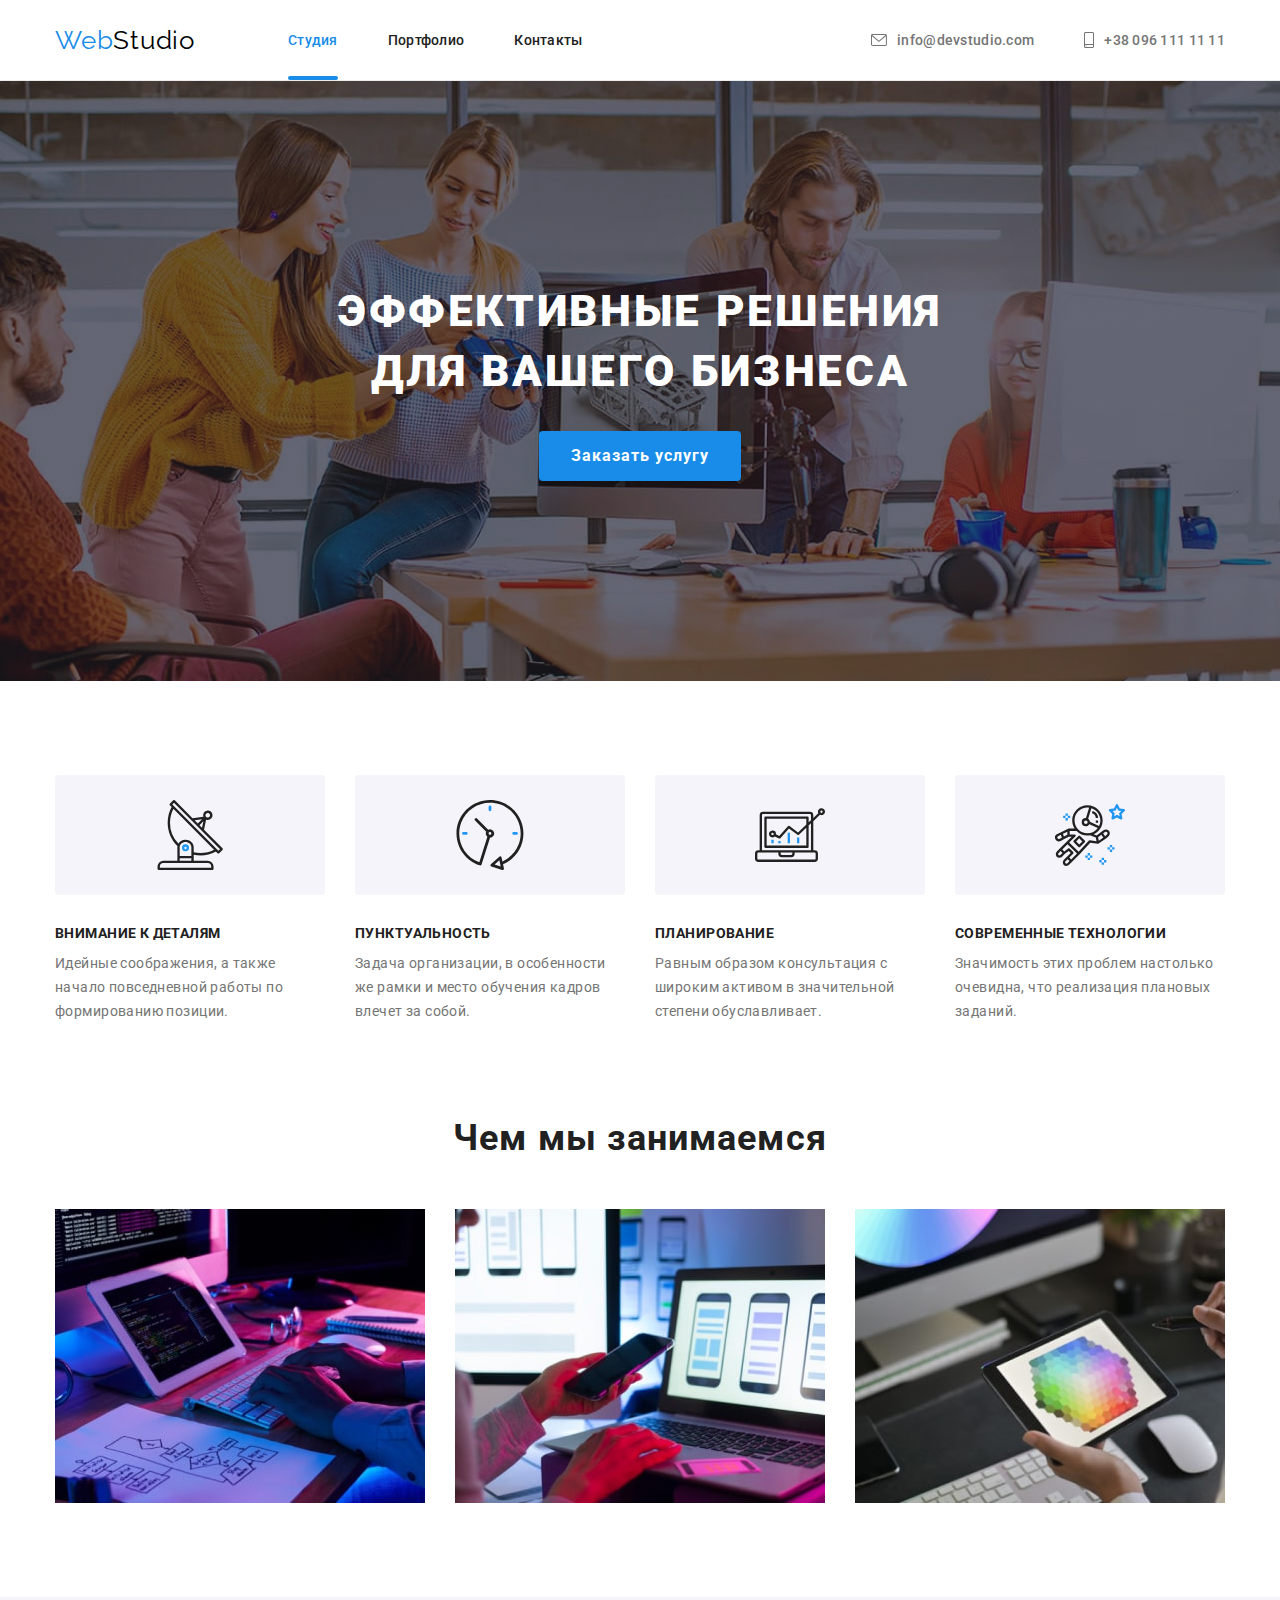
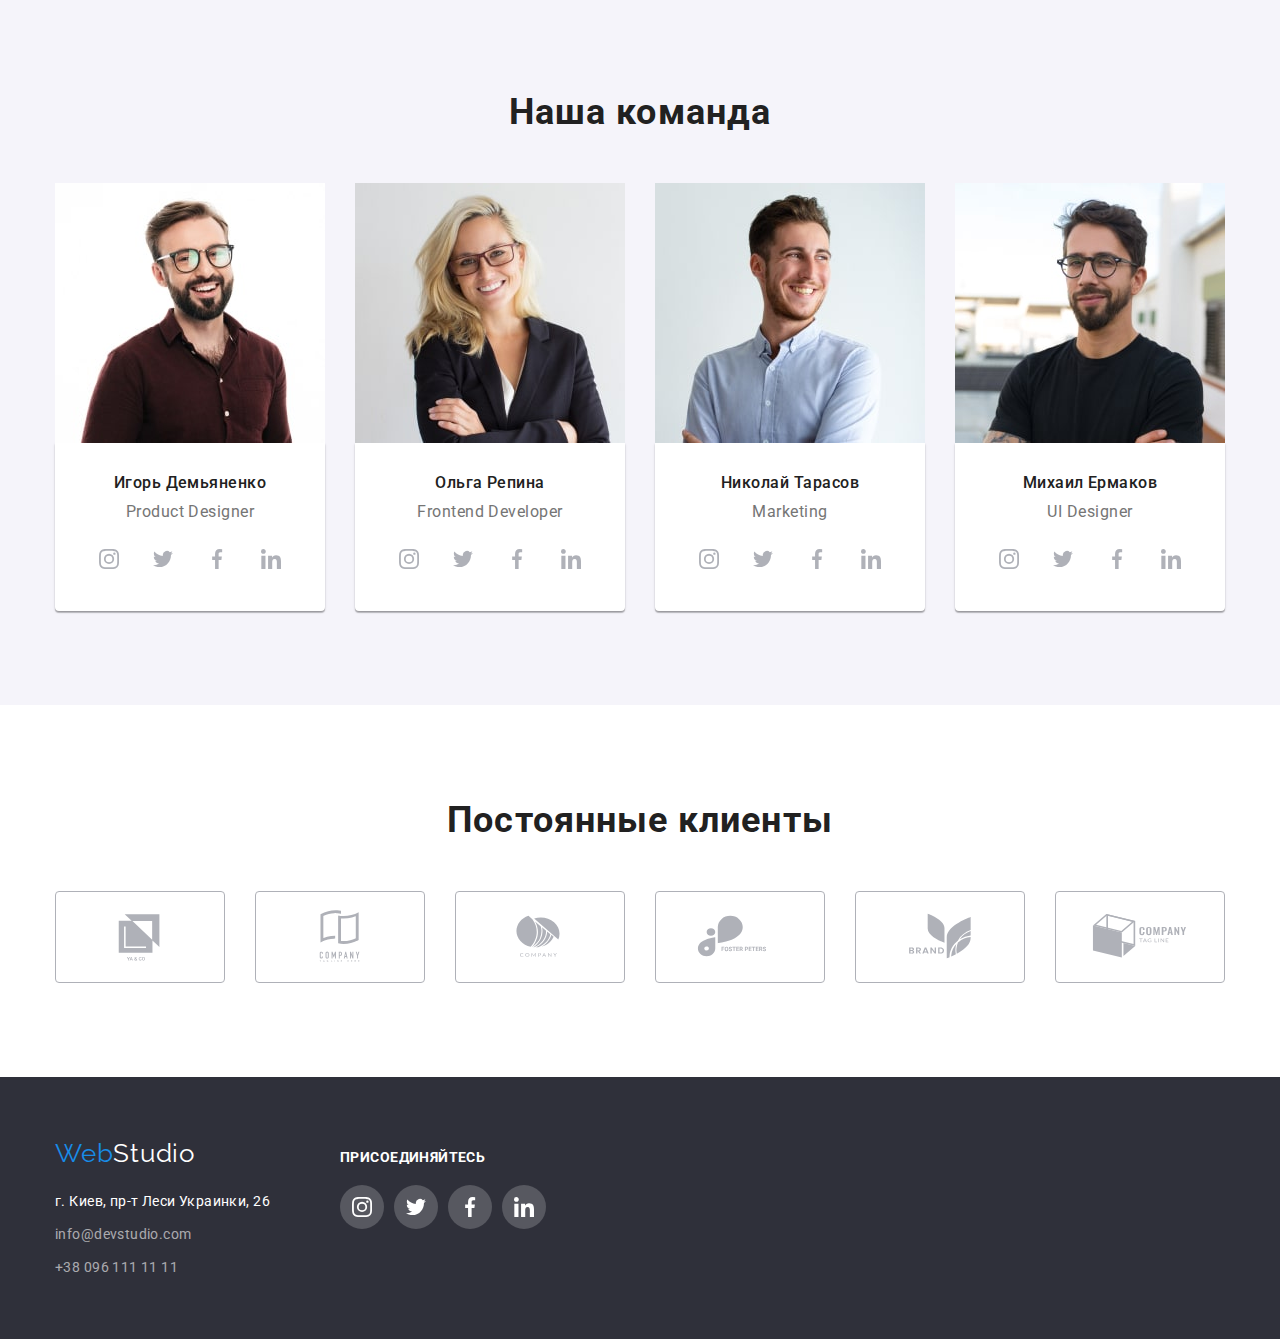
<file: index.html>
<!DOCTYPE html>
<html lang="ru">
    <head>
        <meta charset="UTF-8" />
        <meta http-equiv="X-UA-Compatible" content="IE=edge" />
        <meta name="viewport" content="width=device-width, initial-scale=1.0" />
        <title>WebStudio</title>
        <link rel="preconnect" href="https://fonts.googleapis.com" />
        <link rel="preconnect" href="https://fonts.gstatic.com" crossorigin />
        <link
            href="https://fonts.googleapis.com/css2?family=Raleway:wght@700&family=Roboto:wght@400;500;700;900&display=swap"
            rel="stylesheet"
        />
        <link
            rel="stylesheet"
            href="https://cdnjs.cloudflare.com/ajax/libs/modern-normalize/1.1.0/modern-normalize.min.css"
        />
        <link rel="stylesheet" href="./css/styles.css" />
    </head>
    <body>
        <header class="header">
            <div class="container header-container">
                <nav class="nav">
                    <a href="./index.html" class="logo"
                        >Web<span class="logo-text">Studio</span></a
                    >
                    <ul class="site-nav list">
                        <li class="site-item">
                            <a href="./index.html" class="link active-page"
                                >Студия</a
                            >
                        </li>
                        <li class="site-item">
                            <a href="./portfolio.html" class="link"
                                >Портфолио</a
                            >
                        </li>
                        <li class="site-item">
                            <a href="#contacts" class="link">Контакты</a>
                        </li>
                    </ul>
                </nav>
                <ul class="site-list header-container list">
                    <li class="site-link icon-mail">
                        <a href="mailto:info@devstudio.com" class="header-link">
                            <svg class="site-icon-mail">
                                <use
                                    href="./images/icons/icon-header.svg#icon-envelope"
                                ></use>
                            </svg>
                            info@devstudio.com</a
                        >
                    </li>
                    <li class="site-link">
                        <a href="tel:+380961111111 " class="header-link">
                            <svg class="site-icon-tel">
                                <use
                                    href="./images/icons/icon-header.svg#icon-smartphone"
                                ></use>
                            </svg>
                            +38 096 111 11 11
                        </a>
                    </li>
                </ul>
            </div>
        </header>
        <main>
            <section class="hero">
                <div class="container">
                    <h1 class="hero-title">
                        Эффективные решения для вашего бизнеса
                    </h1>
                    <button data-modal-open type="button" class="hero-btn">
                        Заказать услугу
                    </button>
                </div>
            </section>
            <section class="section">
                <div class="container">
                    <h2 class="visually-hidden">Наши преимущества</h2>
                    <ul class="advantages-list">
                        <li class="advantages-item">
                            <div class="advantages-icon-container">
                                <svg class="advantages-icon">
                                    <use
                                        href="./images/icons/icons.svg#icon-group"
                                    ></use>
                                </svg>
                            </div>
                            <h3 class="advantages-title">Внимание к деталям</h3>
                            <p class="advantages-text">
                                Идейные соображения, а также начало повседневной
                                работы по формированию позиции.
                            </p>
                        </li>
                        <li class="advantages-item">
                            <div class="advantages-icon-container">
                                <svg class="advantages-icon">
                                    <use
                                        href="./images/icons/icons.svg#icon-clock"
                                    ></use>
                                </svg>
                            </div>
                            <h3 class="advantages-title">Пунктуальность</h3>
                            <p class="advantages-text">
                                Задача организации, в особенности же рамки и
                                место обучения кадров влечет за собой.
                            </p>
                        </li>
                        <li class="advantages-item">
                            <div class="advantages-icon-container">
                                <svg class="advantages-icon">
                                    <use
                                        href="./images/icons/icons.svg#icon-diagram"
                                    ></use>
                                </svg>
                            </div>
                            <h3 class="advantages-title">Планирование</h3>
                            <p class="advantages-text">
                                Равным образом консультация с широким активом в
                                значительной степени обуславливает.
                            </p>
                        </li>
                        <li class="advantages-item">
                            <div class="advantages-icon-container">
                                <svg class="advantages-icon">
                                    <use
                                        href="./images/icons/icons.svg#icon-astronaut"
                                    ></use>
                                </svg>
                            </div>
                            <h3 class="advantages-title">
                                Современные технологии
                            </h3>
                            <p class="advantages-text">
                                Значимость этих проблем настолько очевидна, что
                                реализация плановых заданий.
                            </p>
                        </li>
                    </ul>
                </div>
            </section>
            <section class="section about">
                <div class="container">
                    <h2 class="about-title">Чем мы занимаемся</h2>
                    <ul class="about-list">
                        <li class="about-item">
                            <img
                                src="./images/about-img-1-min.jpg"
                                alt="разработчик пишет код"
                                width="370"
                            />
                        </li>
                        <li class="about-item">
                            <img
                                src="./images/about-img-2-min.jpg"
                                alt="дезайнер создает макет"
                                width="370"
                            />
                        </li>
                        <li class="about-item">
                            <img
                                src="./images/about-img-3-min.jpg"
                                alt="дезайнер выбирает цвет"
                                width="370"
                            />
                        </li>
                    </ul>
                </div>
            </section>
            <section class="section team">
                <div class="container">
                    <h2 class="team-title">Наша команда</h2>
                    <ul class="team-list">
                        <li class="team-item">
                            <img
                                src="./images/product-designer-min.jpg"
                                alt="фото сотрудника"
                                width="270"
                            />
                            <div class="team-item-content">
                                <h3 class="team-item-text">Игорь Демьяненко</h3>
                                <p class="team-text">Product Designer</p>
                                <ul class="team-icon-list">
                                    <li class="team-icon-item">
                                        <a href="" class="team-link">
                                            <svg class="team-icon">
                                                <use
                                                    href="./images/icons/icons.svg#icon-instagram"
                                                ></use>
                                            </svg>
                                        </a>
                                    </li>
                                    <li class="team-icon-item">
                                        <a href="" class="team-link">
                                            <svg class="team-icon">
                                                <use
                                                    href="./images/icons/icons.svg#icon-twitter"
                                                ></use>
                                            </svg>
                                        </a>
                                    </li>
                                    <li class="team-icon-item">
                                        <a href="" class="team-link">
                                            <svg class="team-icon">
                                                <use
                                                    href="./images/icons/icons.svg#icon-facebook"
                                                ></use>
                                            </svg>
                                        </a>
                                    </li>
                                    <li class="team-icon-item">
                                        <a href="" class="team-link">
                                            <svg class="team-icon">
                                                <use
                                                    href="./images/icons/icons.svg#icon-linkedin"
                                                ></use>
                                            </svg>
                                        </a>
                                    </li>
                                </ul>
                            </div>
                        </li>
                        <li class="team-item">
                            <img
                                src="./images/frontend-developer-min.jpg"
                                alt="фото сотрудника"
                                width="270"
                            />
                            <div class="team-item-content">
                                <h3 class="team-item-text">Ольга Репина</h3>
                                <p class="team-text">Frontend Developer</p>
                                <ul class="team-icon-list">
                                    <li class="team-icon-item">
                                        <a href="" class="team-link">
                                            <svg class="team-icon">
                                                <use
                                                    href="./images/icons/icons.svg#icon-instagram"
                                                ></use>
                                            </svg>
                                        </a>
                                    </li>
                                    <li class="team-icon-item">
                                        <a href="" class="team-link">
                                            <svg class="team-icon">
                                                <use
                                                    href="./images/icons/icons.svg#icon-twitter"
                                                ></use>
                                            </svg>
                                        </a>
                                    </li>
                                    <li class="team-icon-item">
                                        <a href="" class="team-link">
                                            <svg class="team-icon">
                                                <use
                                                    href="./images/icons/icons.svg#icon-facebook"
                                                ></use>
                                            </svg>
                                        </a>
                                    </li>
                                    <li class="team-icon-item">
                                        <a href="" class="team-link">
                                            <svg class="team-icon">
                                                <use
                                                    href="./images/icons/icons.svg#icon-linkedin"
                                                ></use>
                                            </svg>
                                        </a>
                                    </li>
                                </ul>
                            </div>
                        </li>
                        <li class="team-item">
                            <img
                                src="./images/marketing-min.jpg"
                                alt="фото сотрудника"
                                width="270"
                            />
                            <div class="team-item-content">
                                <h3 class="team-item-text">Николай Тарасов</h3>
                                <p class="team-text">Marketing</p>
                                <ul class="team-icon-list">
                                    <li class="team-icon-item">
                                        <a href="" class="team-link">
                                            <svg class="team-icon">
                                                <use
                                                    href="./images/icons/icons.svg#icon-instagram"
                                                ></use>
                                            </svg>
                                        </a>
                                    </li>
                                    <li class="team-icon-item">
                                        <a href="" class="team-link">
                                            <svg class="team-icon">
                                                <use
                                                    href="./images/icons/icons.svg#icon-twitter"
                                                ></use>
                                            </svg>
                                        </a>
                                    </li>
                                    <li class="team-icon-item">
                                        <a href="" class="team-link">
                                            <svg class="team-icon">
                                                <use
                                                    href="./images/icons/icons.svg#icon-facebook"
                                                ></use>
                                            </svg>
                                        </a>
                                    </li>
                                    <li class="team-icon-item">
                                        <a href="" class="team-link">
                                            <svg class="team-icon">
                                                <use
                                                    href="./images/icons/icons.svg#icon-linkedin"
                                                ></use>
                                            </svg>
                                        </a>
                                    </li>
                                </ul>
                            </div>
                        </li>
                        <li class="team-item">
                            <img
                                src="./images/ui-designer-min.jpg"
                                alt="фото сотрудника"
                                width="270"
                            />
                            <div class="team-item-content">
                                <h3 class="team-item-text">Михаил Ермаков</h3>
                                <p class="team-text">UI Designer</p>
                                <ul class="team-icon-list">
                                    <li class="team-icon-item">
                                        <a href="" class="team-link">
                                            <svg class="team-icon">
                                                <use
                                                    href="./images/icons/icons.svg#icon-instagram"
                                                ></use>
                                            </svg>
                                        </a>
                                    </li>
                                    <li class="team-icon-item">
                                        <a href="" class="team-link">
                                            <svg class="team-icon">
                                                <use
                                                    href="./images/icons/icons.svg#icon-twitter"
                                                ></use>
                                            </svg>
                                        </a>
                                    </li>
                                    <li class="team-icon-item">
                                        <a href="" class="team-link">
                                            <svg class="team-icon">
                                                <use
                                                    href="./images/icons/icons.svg#icon-facebook"
                                                ></use>
                                            </svg>
                                        </a>
                                    </li>
                                    <li class="team-icon-item">
                                        <a href="" class="team-link">
                                            <svg class="team-icon">
                                                <use
                                                    href="./images/icons/icons.svg#icon-linkedin"
                                                ></use>
                                            </svg>
                                        </a>
                                    </li>
                                </ul>
                            </div>
                        </li>
                    </ul>
                </div>
            </section>
            <section class="section customers">
                <div class="container">
                    <h2 class="customers-title">Постоянные клиенты</h2>
                    <ul class="customers-list">
                        <li class="customers-item">
                            <a href="" class="customers-link">
                                <svg class="cutomers-icon">
                                    <use
                                        href="./images/icons/icon-company.svg#icon-logo"
                                    ></use>
                                </svg>
                            </a>
                        </li>
                        <li class="customers-item">
                            <a href="" class="customers-link">
                                <svg class="cutomers-icon">
                                    <use
                                        href="./images/icons/icon-company.svg#icon-logo-1"
                                    ></use>
                                </svg>
                            </a>
                        </li>
                        <li class="customers-item">
                            <a href="" class="customers-link">
                                <svg class="cutomers-icon">
                                    <use
                                        href="./images/icons/icon-company.svg#icon-logo-2"
                                    ></use>
                                </svg>
                            </a>
                        </li>
                        <li class="customers-item">
                            <a href="" class="customers-link">
                                <svg class="cutomers-icon">
                                    <use
                                        href="./images/icons/icon-company.svg#icon-logo-3"
                                    ></use>
                                </svg>
                            </a>
                        </li>
                        <li class="customers-item">
                            <a href="" class="customers-link">
                                <svg class="cutomers-icon">
                                    <use
                                        href="./images/icons/icon-company.svg#icon-logo-4"
                                    ></use>
                                </svg>
                            </a>
                        </li>
                        <li class="customers-item">
                            <a href="" class="customers-link">
                                <svg class="cutomers-icon">
                                    <use
                                        href="./images/icons/icon-company.svg#icon-logo-5"
                                    ></use>
                                </svg>
                            </a>
                        </li>
                    </ul>
                </div>
            </section>
        </main>
        <footer class="footer">
            <div class="container footer-container">
                <div>
                    <a
                        href="./index.html"
                        lang="en"
                        class="footer-logo"
                        id="contacts"
                        >Web<span class="footer-text">Studio</span></a
                    >
                    <address class="address">
                        <ul class="address-list">
                            <li class="address-item">
                                <a
                                    href="https://goo.gl/maps/bTS4TRT1FzqZBUrDA"
                                    target="_blank"
                                    rel="noopener noreferrer nofollow"
                                    class="address-map"
                                    >г. Киев, пр-т Леси Украинки, 26</a
                                >
                            </li>
                            <li class="address-item">
                                <a
                                    href="mailto:info@devstudio.com"
                                    class="address-link"
                                    >info@devstudio.com</a
                                >
                            </li>
                            <li class="address-item">
                                <a href="tel:+380961111111" class="address-link"
                                    >+38 096 111 11 11</a
                                >
                            </li>
                        </ul>
                    </address>
                </div>
                <div class="footer-icon-link">
                    <p class="footer-title">присоединяйтесь</p>
                    <ul class="footer-icon-list">
                        <li class="footer-icon-item">
                            <a href="" class="footer-link">
                                <svg class="footer-icon">
                                    <use
                                        href="./images/icons/icons.svg#icon-instagram"
                                    ></use>
                                </svg>
                            </a>
                        </li>
                        <li class="footer-icon-item">
                            <a href="" class="footer-link">
                                <svg class="footer-icon">
                                    <use
                                        href="./images/icons/icons.svg#icon-twitter"
                                    ></use>
                                </svg>
                            </a>
                        </li>
                        <li class="footer-icon-item">
                            <a href="" class="footer-link">
                                <svg class="footer-icon">
                                    <use
                                        href="./images/icons/icons.svg#icon-facebook"
                                    ></use>
                                </svg>
                            </a>
                        </li>
                        <li class="footer-icon-item">
                            <a href="" class="footer-link">
                                <svg class="footer-icon">
                                    <use
                                        href="./images/icons/icons.svg#icon-linkedin"
                                    ></use>
                                </svg>
                            </a>
                        </li>
                    </ul>
                </div>
            </div>
        </footer>
        <div class="backdrop is-hidden" data-modal>
            <div class="modal">
                <buttom type="buttom" class="modal-btn" data-modal-close>
                    <svg class="modal-icon">
                        <use href="./images/icons/icons.svg#icon-close"></use>
                    </svg>
                </buttom>
            </div>
        </div>
        <script src="/js/modal.js"></script>
    </body>
</html>
</file>
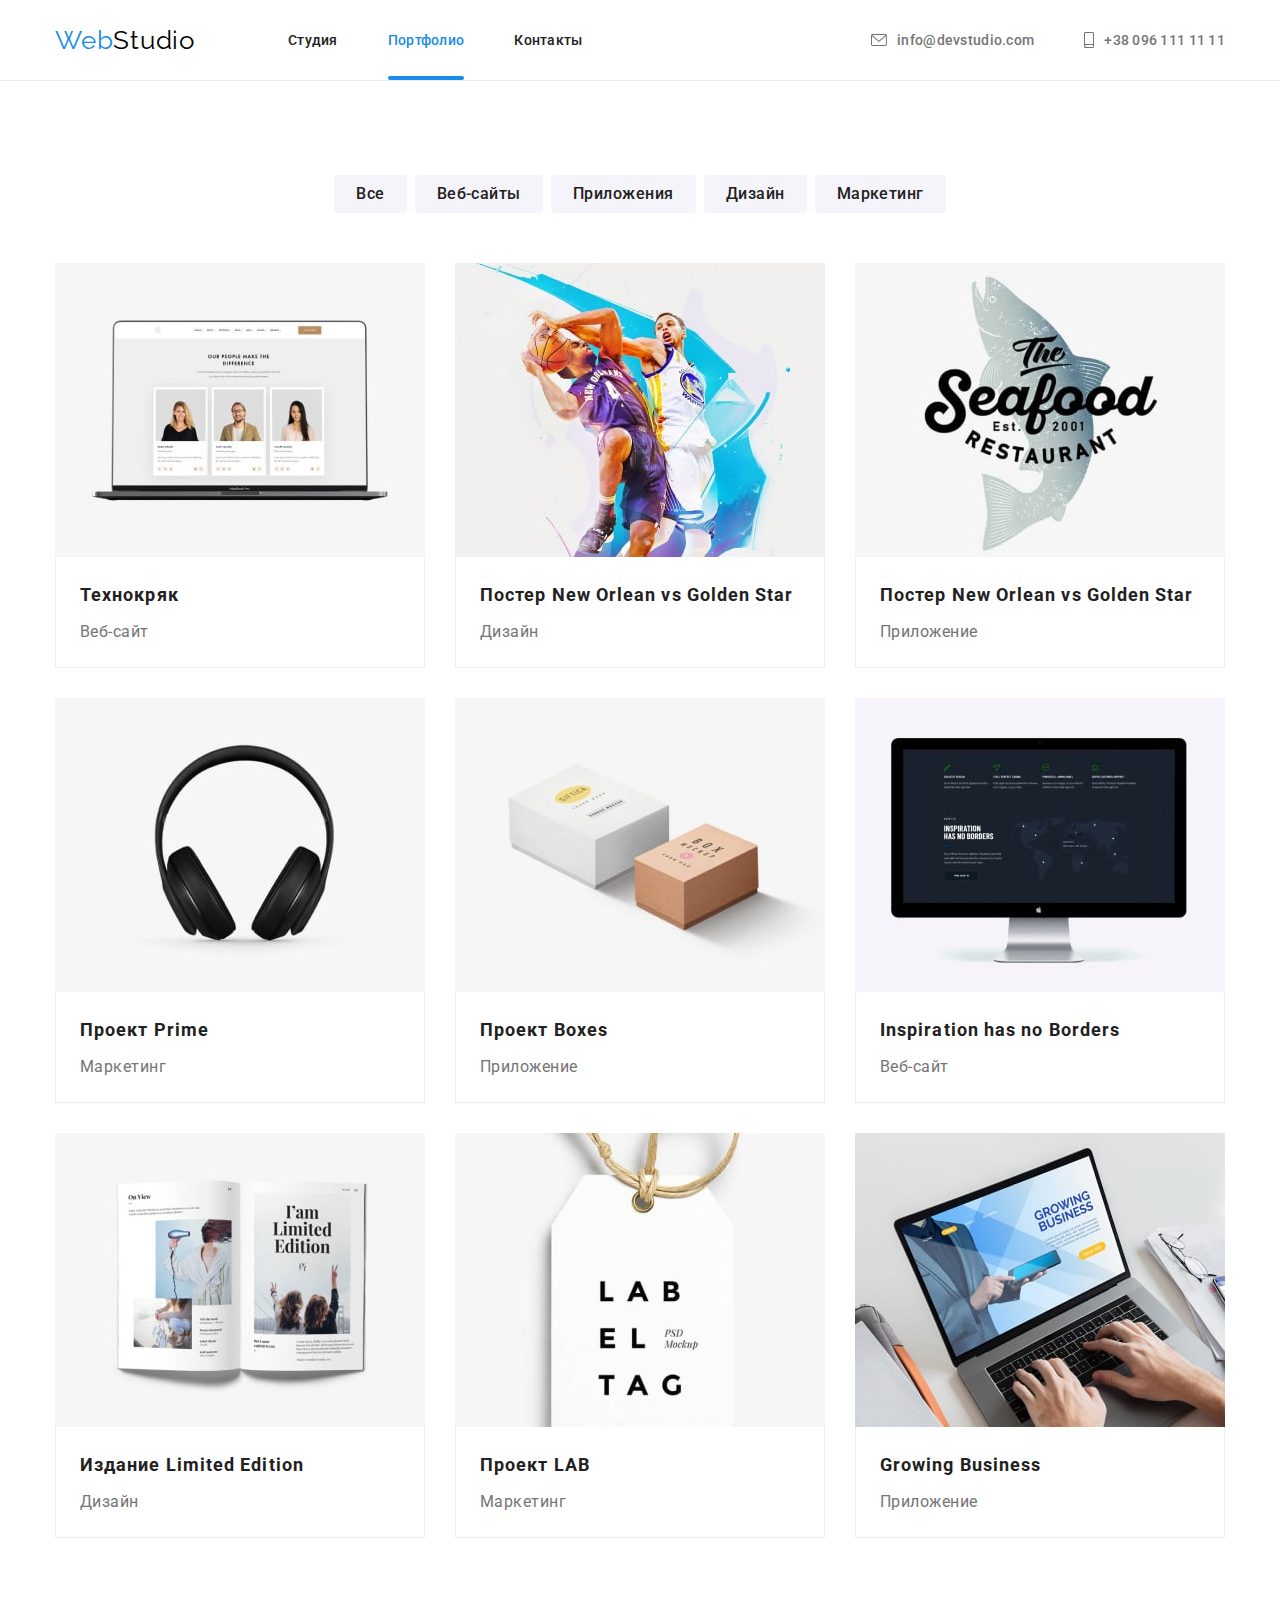
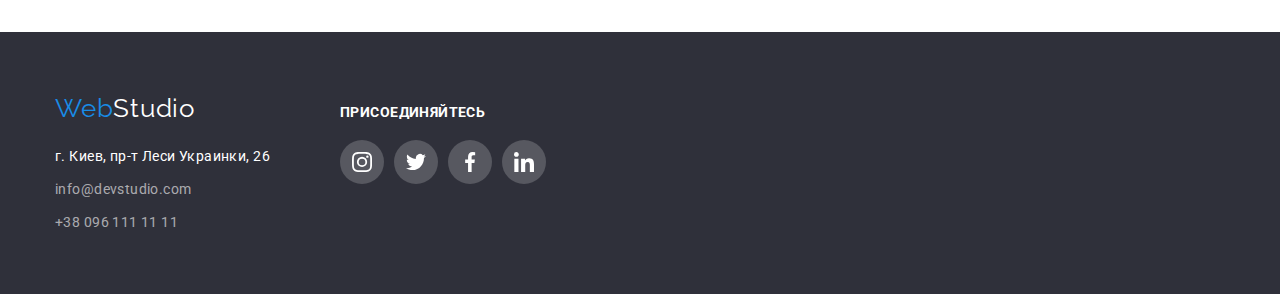
<file: portfolio.html>
<!DOCTYPE html>
<html lang="ru">
    <head>
        <meta charset="UTF-8" />
        <meta http-equiv="X-UA-Compatible" content="IE=edge" />
        <meta name="viewport" content="width=device-width, initial-scale=1.0" />
        <title>WebStudio</title>
        <link rel="preconnect" href="https://fonts.googleapis.com" />
        <link rel="preconnect" href="https://fonts.gstatic.com" crossorigin />
        <link
            href="https://fonts.googleapis.com/css2?family=Raleway:wght@700&family=Roboto:wght@400;500;700;900&display=swap"
            rel="stylesheet"
        />
        <link
            rel="stylesheet"
            href="https://cdnjs.cloudflare.com/ajax/libs/modern-normalize/1.1.0/modern-normalize.min.css"
        />
        <link rel="stylesheet" href="./css/styles.css" />
    </head>

    <body>
        <header class="header">
            <div class="container header-container">
                <nav class="nav">
                    <a href="./index.html" class="logo"
                        >Web<span class="logo-text">Studio</span></a
                    >
                    <ul class="site-nav list">
                        <li class="site-item">
                            <a href="./index.html" class="link">Студия</a>
                        </li>
                        <li class="site-item">
                            <a href="./portfolio.html" class="link active-page"
                                >Портфолио</a
                            >
                        </li>
                        <li class="site-item">
                            <a href="#contacts" class="link">Контакты</a>
                        </li>
                    </ul>
                </nav>
                <ul class="site-list header-container list">
                    <li class="site-link icon-mail">
                        <a href="mailto:info@devstudio.com" class="header-link">
                            <svg class="site-icon-mail">
                                <use
                                    href="./images/icons/icon-header.svg#icon-envelope"
                                ></use>
                            </svg>
                            info@devstudio.com</a
                        >
                    </li>
                    <li class="site-link">
                        <a href="tel:+380961111111 " class="header-link">
                            <svg class="site-icon-tel">
                                <use
                                    href="./images/icons/icon-header.svg#icon-smartphone"
                                ></use>
                            </svg>
                            +38 096 111 11 11
                        </a>
                    </li>
                </ul>
            </div>
        </header>
        <main>
            <section class="section">
                <div class="container">
                    <h1 class="visually-hidden">Портфолио</h1>
                    <ul class="filter-list">
                        <li class="filter-item">
                            <button type="button" class="filter-btn">
                                Все
                            </button>
                        </li>
                        <li class="filter-item">
                            <button type="button" class="filter-btn">
                                Веб-сайты
                            </button>
                        </li>
                        <li class="filter-item">
                            <button type="button" class="filter-btn">
                                Приложения
                            </button>
                        </li>
                        <li class="filter-item">
                            <button type="button" class="filter-btn">
                                Дизайн
                            </button>
                        </li>
                        <li class="filter-item">
                            <button type="button" class="filter-btn">
                                Маркетинг
                            </button>
                        </li>
                    </ul>
                    <ul class="portfolio-list">
                        <li class="portfolio-item">
                            <a href="" class="portfolio-link">
                                <div class="portfolio-thumb">
                                    <img
                                        src="./images/portfolio-1-min.jpg"
                                        alt=""
                                    />
                                    <p class="portfolio-info">
                                        Технокряк это современная площадка
                                        распространения коронавируса. Компании
                                        используют эту платформу для цифрового
                                        шпионажа и атак на защищённые сервера
                                        конкурентов.
                                    </p>
                                </div>
                                <div class="portfolio-content">
                                    <h2 class="portfolio-title">Технокряк</h2>
                                    <p class="portfolio-text">Веб-сайт</p>
                                </div>
                            </a>
                        </li>
                        <li class="portfolio-item">
                            <a href="" class="portfolio-link">
                                <div class="portfolio-thumb">
                                    <img
                                        src="./images/portfolio-2-min.jpg"
                                        alt=""
                                    />
                                    <p class="portfolio-info">
                                        Технокряк это современная площадка
                                        распространения коронавируса. Компании
                                        используют эту платформу для цифрового
                                        шпионажа и атак на защищённые сервера
                                        конкурентов.
                                    </p>
                                </div>
                                <div class="portfolio-content">
                                    <h2 class="portfolio-title">
                                        Постер New Orlean vs Golden Star
                                    </h2>
                                    <p class="portfolio-text">Дизайн</p>
                                </div>
                            </a>
                        </li>
                        <li class="portfolio-item">
                            <a href="" class="portfolio-link">
                                <div class="portfolio-thumb">
                                    <img
                                        src="./images/portfolio-3-min.jpg"
                                        alt=""
                                    />
                                    <p class="portfolio-info">
                                        Технокряк это современная площадка
                                        распространения коронавируса. Компании
                                        используют эту платформу для цифрового
                                        шпионажа и атак на защищённые сервера
                                        конкурентов.
                                    </p>
                                </div>
                                <div class="portfolio-content">
                                    <h2 class="portfolio-title">
                                        Постер New Orlean vs Golden Star
                                    </h2>
                                    <p class="portfolio-text">Приложение</p>
                                </div>
                            </a>
                        </li>
                        <li class="portfolio-item">
                            <a href="" class="portfolio-link">
                                <div class="portfolio-thumb">
                                    <img
                                        src="./images/portfolio-4-min.jpg"
                                        alt=""
                                    />
                                    <p class="portfolio-info">
                                        Технокряк это современная площадка
                                        распространения коронавируса. Компании
                                        используют эту платформу для цифрового
                                        шпионажа и атак на защищённые сервера
                                        конкурентов.
                                    </p>
                                </div>
                                <div class="portfolio-content">
                                    <h2 class="portfolio-title">
                                        Проект Prime
                                    </h2>
                                    <p class="portfolio-text">Маркетинг</p>
                                </div>
                            </a>
                        </li>
                        <li class="portfolio-item">
                            <a href="" class="portfolio-link">
                                <div class="portfolio-thumb">
                                    <img
                                        src="./images/portfolio-5-min.jpg"
                                        alt=""
                                    />
                                    <p class="portfolio-info">
                                        Технокряк это современная площадка
                                        распространения коронавируса. Компании
                                        используют эту платформу для цифрового
                                        шпионажа и атак на защищённые сервера
                                        конкурентов.
                                    </p>
                                </div>
                                <div class="portfolio-content">
                                    <h2 class="portfolio-title">
                                        Проект Boxes
                                    </h2>
                                    <p class="portfolio-text">Приложение</p>
                                </div>
                            </a>
                        </li>
                        <li class="portfolio-item">
                            <a href="" class="portfolio-link">
                                <div class="portfolio-thumb">
                                    <img
                                        src="./images/portfolio-6-min.jpg"
                                        alt=""
                                    />
                                    <p class="portfolio-info">
                                        Технокряк это современная площадка
                                        распространения коронавируса. Компании
                                        используют эту платформу для цифрового
                                        шпионажа и атак на защищённые сервера
                                        конкурентов.
                                    </p>
                                </div>
                                <div class="portfolio-content">
                                    <h2 class="portfolio-title">
                                        Inspiration has no Borders
                                    </h2>
                                    <p class="portfolio-text">Веб-сайт</p>
                                </div>
                            </a>
                        </li>
                        <li class="portfolio-item">
                            <a href="" class="portfolio-link">
                                <div class="portfolio-thumb">
                                    <img
                                        src="./images/portfolio-7-min.jpg"
                                        alt=""
                                    />
                                    <p class="portfolio-info">
                                        Технокряк это современная площадка
                                        распространения коронавируса. Компании
                                        используют эту платформу для цифрового
                                        шпионажа и атак на защищённые сервера
                                        конкурентов.
                                    </p>
                                </div>
                                <div class="portfolio-content">
                                    <h2 class="portfolio-title">
                                        Издание Limited Edition
                                    </h2>
                                    <p class="portfolio-text">Дизайн</p>
                                </div>
                            </a>
                        </li>
                        <li class="portfolio-item">
                            <a href="" class="portfolio-link">
                                <div class="portfolio-thumb">
                                    <img
                                        src="./images/portfolio-8-min.jpg"
                                        alt=""
                                    />
                                    <p class="portfolio-info">
                                        Технокряк это современная площадка
                                        распространения коронавируса. Компании
                                        используют эту платформу для цифрового
                                        шпионажа и атак на защищённые сервера
                                        конкурентов.
                                    </p>
                                </div>
                                <div class="portfolio-content">
                                    <h2 class="portfolio-title">Проект LAB</h2>
                                    <p class="portfolio-text">Маркетинг</p>
                                </div>
                            </a>
                        </li>
                        <li class="portfolio-item">
                            <a href="" class="portfolio-link">
                                <div class="portfolio-thumb">
                                    <img
                                        src="./images/portfolio-9-min.jpg"
                                        alt=""
                                    />
                                    <p class="portfolio-info">
                                        Технокряк это современная площадка
                                        распространения коронавируса. Компании
                                        используют эту платформу для цифрового
                                        шпионажа и атак на защищённые сервера
                                        конкурентов.
                                    </p>
                                </div>
                                <div class="portfolio-content">
                                    <h2 class="portfolio-title">
                                        Growing Business
                                    </h2>
                                    <p class="portfolio-text">Приложение</p>
                                </div>
                            </a>
                        </li>
                    </ul>
                </div>
            </section>
        </main>
        <footer class="footer">
            <div class="container footer-container">
                <div>
                    <a
                        href="./index.html"
                        lang="en"
                        class="footer-logo"
                        id="contacts"
                        >Web<span class="footer-text">Studio</span></a
                    >
                    <address class="address">
                        <ul class="address-list">
                            <li class="address-item">
                                <a
                                    href="https://goo.gl/maps/bTS4TRT1FzqZBUrDA"
                                    target="_blank"
                                    rel="noopener noreferrer nofollow"
                                    class="address-map"
                                    >г. Киев, пр-т Леси Украинки, 26</a
                                >
                            </li>
                            <li class="address-item">
                                <a
                                    href="mailto:info@devstudio.com"
                                    class="address-link"
                                    >info@devstudio.com</a
                                >
                            </li>
                            <li class="address-item">
                                <a href="tel:+380961111111" class="address-link"
                                    >+38 096 111 11 11</a
                                >
                            </li>
                        </ul>
                    </address>
                </div>
                <div class="footer-icon-link">
                    <p class="footer-title">присоединяйтесь</p>
                    <ul class="footer-icon-list">
                        <li class="footer-icon-item">
                            <a href="" class="footer-link">
                                <svg class="footer-icon">
                                    <use
                                        href="./images/icons/icons.svg#icon-instagram"
                                    ></use>
                                </svg>
                            </a>
                        </li>
                        <li class="footer-icon-item">
                            <a href="" class="footer-link">
                                <svg class="footer-icon">
                                    <use
                                        href="./images/icons/icons.svg#icon-twitter"
                                    ></use>
                                </svg>
                            </a>
                        </li>
                        <li class="footer-icon-item">
                            <a href="" class="footer-link">
                                <svg class="footer-icon">
                                    <use
                                        href="./images/icons/icons.svg#icon-facebook"
                                    ></use>
                                </svg>
                            </a>
                        </li>
                        <li class="footer-icon-item">
                            <a href="" class="footer-link">
                                <svg class="footer-icon">
                                    <use
                                        href="./images/icons/icons.svg#icon-linkedin"
                                    ></use>
                                </svg>
                            </a>
                        </li>
                    </ul>
                </div>
            </div>
        </footer>
    </body>
</html>
</file>
<file: css/styles.css>
:root {
    --header-text-color: #212121;
    --header-link-color: #757575;
    --accent-color: #188ce8;
    --title-color: #212121;
    --hero-title-color: #ffffff;
    --hero-btn-title: #ffffff;
    --first-text-color: #757575;
    --second-text-color: #757575;
    --portfolio-btn-color: #212121;
}
body {
    font-family: "Roboto", sans-serif;
    background-color: var(--hero-title-color);
    color: var(--header-text-color);
}

a {
    text-decoration: none;
}

* {
    box-sizing: border-box;
}

p,
h1,
h2,
h3,
h4,
h5,
h6 {
    margin: 0;
}

ul {
    list-style: none;
    margin: 0;
    padding: 0;
}

img {
    display: block;
}

button {
    cursor: pointer;
}

.visually-hidden {
    position: absolute;
    white-space: nowrap;
    width: 1px;
    height: 1px;
    overflow: hidden;
    border: 0;
    padding: 0;
    clip: rect(0 0 0 0);
    clip-path: inset(50%);
    margin: -1px;
}

.section {
    padding-top: 94px;
    padding-bottom: 94px;
}

.container {
    width: 1200px;
    margin-left: auto;
    margin-right: auto;
    padding-left: 15px;
    padding-right: 15px;
}
/* ---------------HEADER--------------- */

.header {
    max-width: 1600px;
    border-bottom: 1px solid #ececec;
    margin: 0 auto;
}

.header-container {
    display: flex;
}

.nav {
    display: flex;
    align-items: center;
}

.logo {
    margin-right: 93px;
    font-family: "Raleway", sans-serif;
    font-size: 26px;
    line-height: calc(31 / 25);
    letter-spacing: 0.03em;
    color: var(--accent-color);
}

.logo-text {
    color: #000000;
}

.site-nav {
    display: flex;
}

.site-item {
    margin-right: 50px;
}

.site-item:last-child {
    margin-right: 0;
}

.site-list {
    margin-left: auto;
    align-items: center;
}

.link {
    position: relative;
    display: block;
    padding-top: 32px;
    padding-bottom: 32px;

    font-weight: 500;
    font-size: 14px;
    line-height: calc(16 / 14);
    letter-spacing: 0.02em;
    color: var(--header-text-color);

    transition: color 250ms cubic-bezier(0.4, 0, 0.2, 1);
}

.link:hover,
.link:focus {
    color: var(--accent-color);
}

.link::after {
    content: "";

    position: absolute;
    left: 0;
    bottom: 0;

    display: block;
    width: 100%;
    height: 4px;
    border-radius: 2px;
    background-color: var(--accent-color);

    opacity: 0;
}

.link.active-page.link::after {
    opacity: 1;
}

.link.active-page {
    color: var(--accent-color);
}

.site-link {
    margin-right: 50px;
}

.site-link:last-child {
    margin-right: 0;
}

.site-list {
    display: flex;
}

.header-link {
    display: flex;
    align-items: center;
    padding-top: 32px;
    padding-bottom: 32px;

    font-weight: 500;
    font-size: 14px;
    line-height: calc(16 / 14);
    letter-spacing: 0.02em;
    color: var(--header-link-color);

    transition: color 250ms cubic-bezier(0.4, 0, 0.2, 1);
}

.site-icon-mail {
    width: 16px;
    height: 12px;
    margin-right: 10px;
    fill: currentColor;
}

.site-icon-tel {
    width: 10px;
    height: 16px;
    margin-right: 10px;
    fill: currentColor;
}

.header-link:hover,
.header-link:focus {
    color: var(--accent-color);
}
/* -----------HERO------------ */

.hero {
    max-width: 1600px;
    margin: 0 auto;

    padding-top: 200px;
    padding-bottom: 200px;
    text-align: center;

    background-color: #2f303a;

    background-image: linear-gradient(
            rgba(47, 48, 58, 0.4),
            rgba(47, 48, 58, 0.4)
        ),
        url("../images/bg-hero.jpg");
    background-repeat: no-repeat;
    background-position: center;
    background-size: cover;
    height: 600px;
}

.hero-title {
    display: inline-block;
    margin-top: 0;
    margin-bottom: 30px;

    width: 696px;

    font-weight: 900;
    font-size: 44px;
    line-height: calc(60 / 44);
    text-align: center;
    letter-spacing: 0.06em;
    text-transform: uppercase;
    color: var(--hero-title-color);
}

.hero-btn {
    padding: 10px 32px;
    margin: auto;

    font-family: inherit;
    font-weight: 700;
    font-size: 16px;
    line-height: calc(30 / 16);
    display: flex;
    align-items: center;
    text-align: center;
    letter-spacing: 0.06em;
    color: var(--hero-btn-title);

    background: var(--accent-color);
    box-shadow: 0px 4px 4px rgba(0, 0, 0, 0.15);
    border-radius: 4px;
    border: transparent;
    cursor: pointer;
}

/* ----------SECTION ADVANTAGES---------- */

.advantages-list {
    display: flex;
}

.advantages-item {
    margin-right: 30px;
}

.advantages-item:last-child {
    margin-right: 0;
}

.advantages-icon-container {
    display: flex;
    align-items: center;
    justify-content: center;
    margin-bottom: 30px;
    width: 270px;
    height: 120px;
    background: #f5f4fa;
    border-radius: 4px;
}

.advantages-icon {
    width: 70px;
    height: 70px;
}

.advantages-title {
    margin-top: 0;
    margin-bottom: 10px;

    font-weight: 700;
    font-size: 14px;
    line-height: calc(16 / 14);
    letter-spacing: 0.03em;
    text-transform: uppercase;
    color: var(--title-color);
}

.advantages-text {
    margin-top: 0;

    font-size: 14px;
    line-height: calc(24 / 14);
    letter-spacing: 0.03em;
    color: var(--first-text-color);
}

/* -------------SECTION ABOUT-------------- */

.about {
    padding-top: 0;
}

.about-title {
    margin-top: 0;
    margin-bottom: 50px;

    font-size: 36px;
    line-height: calc(42 / 36);
    text-align: center;
    letter-spacing: 0.03em;
    color: var(--title-color);
}

.about-list {
    display: flex;
    flex-wrap: wrap;
}

.about-item {
    margin-right: 30px;
}

.about-item:last-child {
    margin-right: 0;
}

/* -----------SECTION TEAM-------------- */

.team {
    max-width: 1600px;
    margin: 0 auto;

    background-color: #f5f4fa;
}

.team-title {
    margin-top: 0;
    margin-bottom: 50px;

    font-size: 36px;
    line-height: calc(42 / 36);
    text-align: center;
    letter-spacing: 0.03em;
    color: var(--title-color);
}

.team-list {
    display: flex;
}

.team-item {
    margin-right: 30px;
}

.team-item:last-child {
    margin: 0;
}

.team-item-content {
    background: #ffffff;

    box-shadow: 0px 1px 3px rgba(0, 0, 0, 0.12), 0px 1px 1px rgba(0, 0, 0, 0.14),
        0px 2px 1px rgba(0, 0, 0, 0.2);
    border-radius: 0px 0px 4px 4px;
}

.team-item-text {
    margin-bottom: 10px;

    font-weight: 500;
    font-size: 16px;
    line-height: calc(19 / 16);
    text-align: center;
    letter-spacing: 0.03em;
    color: var(--title-color);
}

.team-item-content {
    padding-top: 30px;
    padding-bottom: 30px;
}

.team-text {
    font-size: 16px;
    line-height: calc(19 / 16);
    text-align: center;
    letter-spacing: 0.03em;
    color: var(--second-text-color);
    margin-bottom: 16px;
}

.team-icon-list {
    display: flex;
    justify-content: center;
}

.team-icon-item {
    width: 44px;
    height: 44px;
    margin-right: 10px;
}

.team-icon-item:last-child {
    margin-right: 0;
}

.team-link {
    width: 100%;
    height: 100%;
    display: flex;
    align-items: center;
    justify-content: center;
    border-radius: 50%;
    color: #afb1b8;

    transition: color 250ms cubic-bezier(0.4, 0, 0.2, 1),
        background-color 250ms cubic-bezier(0.4, 0, 0.2, 1);
}

.team-icon {
    width: 20px;
    height: 20px;
    fill: #afb1b8;
}

.team-icon {
    fill: currentColor;
}

.team-link:hover,
.team-link:focus {
    background-color: var(--accent-color);
    color: #ffffff;
}

/* ----------CUSTOMERS---------- */

.customers-title {
    margin-bottom: 50px;
    font-weight: bold;
    font-size: 36px;
    line-height: 42px;
    text-align: center;
    letter-spacing: 0.03em;

    color: var(--title-color);
}

.customers-list {
    display: flex;
    justify-content: center;
}

.customers-item {
    width: 170px;
    height: 92px;
    margin-right: 30px;
}

.customers-item:last-child {
    margin-right: 0;
}

.customers-link {
    width: 100%;
    height: 100%;
    display: flex;
    align-items: center;
    justify-content: center;
    border: 1px solid #afb1b8;
    border-radius: 4px;
    color: #afb1b8;

    transition: color 250ms cubic-bezier(0.4, 0, 0.2, 1),
        border 250ms cubic-bezier(0.4, 0, 0.2, 1);
}

.cutomers-icon {
    width: 106px;
    height: 60px;
    fill: currentColor;
}

.customers-link:hover,
.customers-link:focus {
    border: 1px solid var(--accent-color);
    color: var(--accent-color);
}

/* ---------FOOTER--------- */

.footer {
    max-width: 1600px;
    margin: 0 auto;
    padding-top: 60px;
    padding-bottom: 60px;
    background: #2f303a;
}

.footer-container {
    align-items: baseline;
    display: flex;
}

.footer-logo {
    font-family: "Raleway", sans-serif;
    font-size: 26px;
    line-height: calc(31 / 25);
    letter-spacing: 0.03em;
    color: var(--accent-color);
}

.footer-text {
    font-family: "Raleway", sans-serif;
    font-size: 26px;
    line-height: calc(31 / 26);
    letter-spacing: 0.03em;
    color: var(--hero-title-color);
}

.address {
    font-style: normal;
    margin-top: 20px;
}

.address-item {
    margin-bottom: 9px;
}

.address-item:last-child {
    margin-bottom: 0;
}

.address-map {
    font-size: 14px;
    line-height: calc(24 / 14);
    letter-spacing: 0.03em;
    color: #ffffff;

    transition: color 250ms cubic-bezier(0.4, 0, 0.2, 1);
}

.address-link {
    font-size: 14px;
    line-height: calc(24 / 14);
    letter-spacing: 0.03em;
    color: rgba(255, 255, 255, 0.6);

    transition: color 250ms cubic-bezier(0.4, 0, 0.2, 1);
}

.address-map:hover,
.address-map:focus {
    color: var(--accent-color);
}
.address-link:hover,
.address-link:focus {
    color: var(--accent-color);
}

.footer-icon-link {
    margin-left: 70px;
}

.footer-title {
    font-weight: bold;
    font-size: 14px;
    line-height: 16px;
    letter-spacing: 0.03em;
    text-transform: uppercase;
    margin-bottom: 20px;

    color: #ffffff;
}

.footer-icon-list {
    display: flex;
    justify-content: center;
}

.footer-icon-item {
    width: 44px;
    height: 44px;
    margin-right: 10px;
}

.footer-icon-item:last-child {
    margin-right: 0;
}

.footer-link {
    width: 100%;
    height: 100%;
    display: flex;
    align-items: center;
    justify-content: center;
    border-radius: 50%;
    background-color: #575860;

    color: #ffffff;

    transition: border-radius 250ms cubic-bezier(0.4, 0, 0.2, 1),
        background-color 250ms cubic-bezier(0.4, 0, 0.2, 1),
        color 250ms cubic-bezier(0.4, 0, 0.2, 1);
}

.footer-icon {
    width: 20px;
    height: 20px;
    fill: #afb1b8;
}

.footer-icon {
    fill: currentColor;
}

.footer-link:hover,
.footer-link:focus {
    border-radius: 50%;
    background-color: var(--accent-color);
    color: #ffffff;
}

/* ---------PORTFOLIO---------- */

.filter-list {
    display: flex;
    justify-content: center;

    margin-bottom: 50px;
}

.filter-item:not(:last-child) {
    margin-right: 8px;
}

.filter-btn {
    padding: 6px 22px;

    font-family: inherit;
    font-weight: 500;
    font-size: 16px;
    line-height: calc(26 / 16);
    text-align: center;
    letter-spacing: 0.03em;
    color: var(--portfolio-btn-color);

    background: #f5f4fa;
    border-radius: 4px;
    border: transparent;
    cursor: pointer;

    transition: color 250ms cubic-bezier(0.4, 0, 0.2, 1),
        background-color 250ms cubic-bezier(0.4, 0, 0.2, 1),
        box-shadow 250ms cubic-bezier(0.4, 0, 0.2, 1);
}

.filter-btn:hover,
.filter-btn:focus {
    color: var(--hero-btn-title);
    background: var(--accent-color);
    box-shadow: 0px 4px 4px rgba(0, 0, 0, 0.15);
}

.portfolio {
    padding-bottom: 94px;
}

.portfolio-list {
    display: flex;
    flex-wrap: wrap;
}

.portfolio-link {
    display: block;
    transition: box-shadow 250ms cubic-bezier(0.4, 0, 0.2, 1);
}

.portfolio-link:hover,
.portfolio-link:focus {
    box-shadow: 0px 1px 1px rgba(0, 0, 0, 0.12), 0px 4px 4px rgba(0, 0, 0, 0.06),
        1px 4px 6px rgba(0, 0, 0, 0.16);
}

.portfolio-item {
    width: 370px;
    margin-right: 30px;
    margin-bottom: 30px;
}

.portfolio-item:nth-child(3n) {
    margin-right: 0;
}

.portfolio-item:nth-last-child(-n + 3) {
    margin-bottom: 0;
}

.portfolio-content {
    border: 1px solid #eeeeee;
    border-top: transparent;
    padding: 20px 24px;
}

.portfolio-title {
    margin-bottom: 4px;

    font-weight: 700;
    font-size: 18px;
    line-height: calc(36 / 18);
    letter-spacing: 0.06em;
    color: var(--title-color);
}

.portfolio-text {
    font-size: 16px;
    line-height: calc(30 / 16);
    letter-spacing: 0.03em;
    color: var(--second-text-color);
}

.portfolio-thumb {
    position: relative;
    overflow: hidden;
}

.portfolio-thumb::before {
    display: inline-block;
    position: absolute;
    content: "";

    top: 0;
    left: 0;
    width: 100%;
    height: 100%;
    background-color: rgba(33, 150, 243, 0.9);

    transform: translateY(100%);

    transition: transform 250ms cubic-bezier(0.4, 0, 0.2, 1);
}

.portfolio-item:hover .portfolio-thumb::before {
    transform: translateY(0);
}

.portfolio-link:focus .portfolio-thumb::before {
    transform: translateY(0);
}

.portfolio-info {
    position: absolute;
    display: inline-block;
    top: 0;
    left: 0;

    width: 100%;
    padding: 63px 24px;

    font-size: 18px;
    line-height: calc(28 / 18);
    letter-spacing: 0.03em;

    color: #ffffff;

    transform: translateY(100%);
    transition: transform 250ms cubic-bezier(0.4, 0, 0.2, 1);
}

.portfolio-item:hover .portfolio-info {
    transform: translateY(0);
}

.portfolio-link:focus .portfolio-info {
    transform: translateY(0);
}

/* ---------MODAL--------- */

.backdrop {
    position: fixed;

    left: 0px;
    top: 0px;
    width: 100%;
    height: 100%;

    background: rgba(0, 0, 0, 0.2);
    opacity: 1;
    transition: opacity 250ms cubic-bezier(0.4, 0, 0.2, 1);
}

.backdrop .is-hidden .modal {
    transform: translate(-50%, -50%) scale(0.9);
}

.backdrop.is-hidden {
    opacity: 0;
    pointer-events: none;
}

.modal {
    position: absolute;
    top: 50%;
    left: 50%;
    min-width: 528px;
    min-height: 581px;

    transform: translate(-50%, -50%) scale(1);

    background: #ffffff;
    border-radius: 4px;
}

.modal-btn {
    width: 30px;
    height: 30px;
}

.modal-icon {
    position: absolute;
    top: 8px;
    right: 8px;
    width: 18px;
    height: 18px;
    fill: #000000;
    border-radius: 50%;
    border: 1px solid rgba(0, 0, 0, 0.1);
}
</file>
